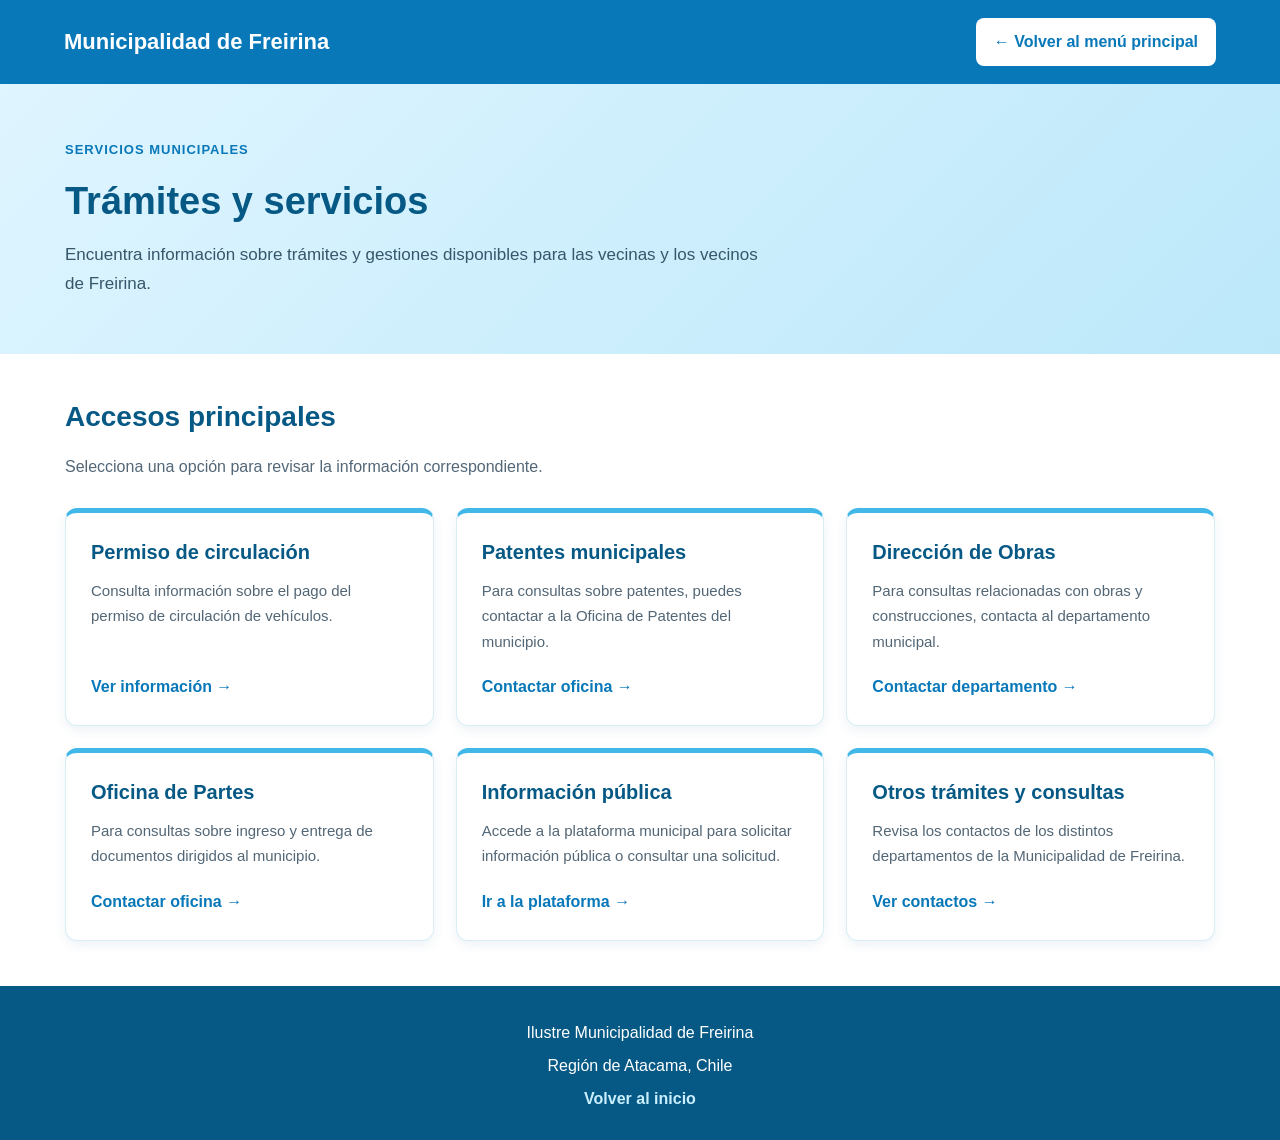
<file: tramites.html>
<!DOCTYPE html>
<html lang="es">
<head>
    <meta charset="UTF-8">
    <meta name="viewport" content="width=device-width, initial-scale=1.0">
    <title>Trámites | Municipalidad de Freirina</title>
    <link rel="stylesheet" href="style.css">
</head>

<body>

    <header class="site-header">
        <div class="header-container">
            <a href="index.html" class="logo">
                Municipalidad de Freirina
            </a>

            <a href="index.html" class="btn-primary">
                ← Volver al menú principal
            </a>
        </div>
    </header>

    <main>
        <section class="page-hero">
            <div class="container">
                <p class="eyebrow">Servicios municipales</p>
                <h1>Trámites y servicios</h1>
                <p>
                    Encuentra información sobre trámites y gestiones
                    disponibles para las vecinas y los vecinos de Freirina.
                </p>
            </div>
        </section>

        <section class="section">
            <div class="container">
                <h2>Accesos principales</h2>
                <p>
                    Selecciona una opción para revisar la información
                    correspondiente.
                </p>

                <div class="cards-grid">

                    <article class="card">
                        <h3>Permiso de circulación</h3>
                        <p>
                            Consulta información sobre el pago del permiso
                            de circulación de vehículos.
                        </p>
                        <a href="https://imfreirina.cl/tag/permiso-circulacion/"
                           target="_blank" rel="noopener noreferrer">
                            Ver información →
                        </a>
                    </article>

                    <article class="card">
                        <h3>Patentes municipales</h3>
                        <p>
                            Para consultas sobre patentes, puedes contactar
                            a la Oficina de Patentes del municipio.
                        </p>
                        <a href="mailto:patenteytransito@munifreirina.cl">
                            Contactar oficina →
                        </a>
                    </article>

                    <article class="card">
                        <h3>Dirección de Obras</h3>
                        <p>
                            Para consultas relacionadas con obras y
                            construcciones, contacta al departamento municipal.
                        </p>
                        <a href="mailto:dom@munifreirina.cl">
                            Contactar departamento →
                        </a>
                    </article>

                    <article class="card">
                        <h3>Oficina de Partes</h3>
                        <p>
                            Para consultas sobre ingreso y entrega de
                            documentos dirigidos al municipio.
                        </p>
                        <a href="mailto:oficinadepartes@munifreirina.cl">
                            Contactar oficina →
                        </a>
                    </article>

                    <article class="card">
                        <h3>Información pública</h3>
                        <p>
                            Accede a la plataforma municipal para solicitar
                            información pública o consultar una solicitud.
                        </p>
                        <a href="https://www.imfreirina.cl/transparencia/pasiva_solicitar_estado.php"
                           target="_blank" rel="noopener noreferrer">
                            Ir a la plataforma →
                        </a>
                    </article>

                    <article class="card">
                        <h3>Otros trámites y consultas</h3>
                        <p>
                            Revisa los contactos de los distintos
                            departamentos de la Municipalidad de Freirina.
                        </p>
                        <a href="https://imfreirina.cl/correos-institucionales/"
                           target="_blank" rel="noopener noreferrer">
                            Ver contactos →
                        </a>
                    </article>

                </div>
            </div>
        </section>

    </main>

    <footer class="site-footer">
        <div class="container">
            <p>Ilustre Municipalidad de Freirina</p>
            <p>Región de Atacama, Chile</p>
            <a href="index.html">Volver al inicio</a>
        </div>
    </footer>

</body>
</html>
</file>
<file: style.css>
/* ==========================================
   1. CONFIGURACIÓN GENERAL
========================================== */

:root {
    --azul: #168bc5;
    --azul-oscuro: #075780;
    --azul-profundo: #064565;
    --celeste: #e6f6fd;
    --celeste-claro: #f4fbfe;
    --celeste-medio: #c8eafa;
    --blanco: #ffffff;
    --texto: #243746;
    --texto-suave: #617887;
    --borde: #dcebf2;
    --verde: #e0f5e9;
    --lila: #eee8ff;
    --radio: 18px;
    --sombra: 0 8px 25px rgba(7, 87, 128, 0.08);
}

* {
    box-sizing: border-box;
    margin: 0;
    padding: 0;
}

html {
    scroll-behavior: smooth;
    scroll-padding-top: 25px;
}

body {
    font-family: 'Nunito Sans', sans-serif;
    color: var(--texto);
    background: var(--blanco);
    line-height: 1.6;
}

img {
    display: block;
    max-width: 100%;
}

a {
    color: inherit;
}

button,
input {
    font: inherit;
}

.contenedor {
    width: min(1120px, 90%);
    margin: 0 auto;
}

h1,
h2,
h3,
h4 {
    font-family: 'Poppins', sans-serif;
}

h2 {
    line-height: 1.25;
}

p {
    line-height: 1.75;
}


/* ==========================================
   2. BARRA SUPERIOR
========================================== */

.barra-superior {
    background: var(--azul-oscuro);
    color: var(--blanco);
    font-size: 12px;
}

.barra-superior-contenido {
    min-height: 35px;
    display: flex;
    align-items: center;
    justify-content: space-between;
    gap: 15px;
}

.barra-superior-enlaces {
    display: flex;
    align-items: center;
    gap: 22px;
}

.barra-superior a {
    color: var(--blanco);
    text-decoration: none;
    transition: opacity 0.2s;
}

.barra-superior a:hover {
    opacity: 0.75;
}


/* ==========================================
   3. ENCABEZADO
========================================== */

.encabezado {
    background: var(--blanco);
    border-bottom: 1px solid var(--borde);
}

.encabezado-contenido {
    min-height: 125px;
    display: flex;
    align-items: center;
    justify-content: space-between;
    gap: 35px;
    padding-top: 18px;
    padding-bottom: 18px;
}


/* LOGO Y MARCA */

.marca {
    display: flex;
    align-items: center;
    gap: 15px;
    text-decoration: none;
    min-width: 0;
}

.logo-contenedor {
    width: 82px;
    height: 82px;
    flex-shrink: 0;
    overflow: hidden;
    border-radius: 14px;
}

.logo-placeholder {
    width: 100%;
    height: 100%;
    display: flex;
    align-items: center;
    justify-content: center;
    text-align: center;
    border: 2px dashed #9bcfe5;
    border-radius: 14px;
    background: var(--celeste-claro);
    color: var(--azul);
    font-size: 13px;
    font-weight: 800;
    letter-spacing: 1px;
}

.logo-imagen {
    width: 100%;
    height: 100%;
    object-fit: contain;
}

.marca-texto h1 {
    color: var(--azul-oscuro);
    font-size: 21px;
    font-weight: 700;
    line-height: 1.35;
}

.marca-texto span {
    display: block;
    color: var(--texto-suave);
    font-size: 12px;
    margin-top: 5px;
}


/* BUSCADOR */

.buscador {
    width: min(370px, 100%);
    height: 44px;
    display: flex;
    align-items: center;
    overflow: hidden;
    border: 1px solid #c7e1ec;
    border-radius: 30px;
    background: var(--celeste-claro);
    transition: border-color 0.2s, box-shadow 0.2s;
}

.buscador:focus-within {
    border-color: var(--azul);
    box-shadow: 0 0 0 3px rgba(22, 139, 197, 0.1);
}

.buscador input {
    width: 100%;
    min-width: 0;
    height: 100%;
    padding: 0 16px;
    border: none;
    outline: none;
    background: transparent;
    color: var(--texto);
    font-size: 13px;
}

.buscador input::placeholder {
    color: #8299a6;
}

.buscador button {
    width: 46px;
    height: 100%;
    display: flex;
    align-items: center;
    justify-content: center;
    flex-shrink: 0;
    border: none;
    background: var(--azul);
    color: var(--blanco);
    cursor: pointer;
    transition: background 0.2s;
}

.buscador button:hover {
    background: var(--azul-oscuro);
}

.buscador button svg {
    width: 19px;
    height: 19px;
    fill: none;
    stroke: currentColor;
    stroke-width: 2;
    stroke-linecap: round;
}


/* ==========================================
   4. NAVEGACIÓN PRINCIPAL
========================================== */

.navegacion {
    position: relative;
    z-index: 10;
    background: var(--azul);
    box-shadow: 0 4px 12px rgba(7, 87, 128, 0.1);
}

.menu {
    display: flex;
    align-items: stretch;
    justify-content: center;
    flex-wrap: wrap;
    list-style: none;
}

.menu li {
    display: flex;
}

.menu a {
    display: flex;
    align-items: center;
    justify-content: center;
    min-height: 51px;
    padding: 12px 17px;
    color: var(--blanco);
    text-decoration: none;
    font-size: 12px;
    font-weight: 800;
    text-align: center;
    transition: background 0.2s;
}

.menu a:hover,
.menu a.activo {
    background: var(--azul-oscuro);
}

.menu .enlace-transparencia {
    background: #e4f5fc;
    color: var(--azul-oscuro);
}

.menu .enlace-transparencia:hover {
    background: #ccecf9;
}

.menu .enlace-lobby {
    background: var(--azul-oscuro);
    color: var(--blanco);
}

.menu .enlace-lobby:hover {
    background: var(--azul-profundo);
}


/* ==========================================
   5. PORTADA PRINCIPAL
========================================== */

.portada {
    position: relative;
    overflow: hidden;
    background: linear-gradient(115deg, #f0faff 0%, #e1f4fc 55%, #d2effb 100%);
}

.portada-contenido {
    min-height: 420px;
    display: grid;
    grid-template-columns: 1.1fr 0.9fr;
    align-items: center;
    gap: 40px;
    padding-top: 55px;
    padding-bottom: 55px;
}

.portada-texto {
    position: relative;
    z-index: 2;
    max-width: 570px;
}

.etiqueta {
    display: inline-flex;
    align-items: center;
    gap: 7px;
    color: var(--azul);
    font-size: 11px;
    font-weight: 800;
    letter-spacing: 1.1px;
    text-transform: uppercase;
}

.portada-texto > .etiqueta {
    padding: 7px 12px;
    border-radius: 20px;
    background: var(--blanco);
    box-shadow: 0 3px 12px rgba(7, 87, 128, 0.06);
}

.portada-texto h2 {
    margin: 22px 0 17px;
    color: var(--azul-oscuro);
    font-size: clamp(34px, 4vw, 49px);
    font-weight: 800;
    letter-spacing: -1.6px;
}

.portada-texto h2 span {
    color: var(--azul);
}

.portada-texto > p {
    max-width: 500px;
    color: var(--texto-suave);
    font-size: 15px;
    line-height: 1.85;
}

.portada-botones {
    display: flex;
    flex-wrap: wrap;
    align-items: center;
    gap: 12px;
    margin-top: 26px;
}


/* BOTONES GENERALES */

.boton {
    min-height: 43px;
    display: inline-flex;
    align-items: center;
    justify-content: center;
    gap: 10px;
    padding: 11px 18px;
    border-radius: 9px;
    text-decoration: none;
    text-align: center;
    font-size: 12px;
    font-weight: 800;
    transition: transform 0.2s, background 0.2s, box-shadow 0.2s;
}

.boton:hover {
    transform: translateY(-2px);
}

.boton-principal {
    background: var(--azul);
    color: var(--blanco);
    box-shadow: 0 5px 13px rgba(22, 139, 197, 0.18);
}

.boton-principal:hover {
    background: var(--azul-oscuro);
}

.boton-secundario {
    background: var(--blanco);
    border: 1px solid #c3e3f1;
    color: var(--azul-oscuro);
}

.boton-secundario:hover {
    background: #f5fcff;
}


/* ILUSTRACIÓN DE LA PORTADA */

.portada-ilustracion {
    position: relative;
    min-height: 310px;
    display: flex;
    align-items: center;
    justify-content: center;
}

.circulo-fondo {
    position: absolute;
    width: 285px;
    height: 285px;
    border-radius: 50%;
    background: rgba(255, 255, 255, 0.62);
}

.circulo-fondo.secundario {
    width: 340px;
    height: 340px;
    border: 1px solid rgba(22, 139, 197, 0.12);
    background: transparent;
}

.tarjeta-ilustrada {
    position: relative;
    z-index: 2;
    width: 250px;
    min-height: 260px;
    padding: 27px;
    border: 1px solid rgba(255, 255, 255, 0.9);
    border-radius: 23px;
    background: rgba(255, 255, 255, 0.92);
    box-shadow: 0 20px 55px rgba(7, 87, 128, 0.12);
    text-align: center;
    transform: rotate(-3deg);
}

.ilustracion-icono {
    width: 92px;
    height: 92px;
    display: flex;
    align-items: center;
    justify-content: center;
    margin: 0 auto 14px;
    border-radius: 20px;
    background: var(--celeste);
}

.ilustracion-icono svg {
    width: 62px;
    height: 62px;
    fill: none;
    stroke: var(--azul);
    stroke-width: 3;
    stroke-linecap: round;
    stroke-linejoin: round;
}

.tarjeta-ilustrada h3 {
    color: var(--azul-oscuro);
    font-size: 20px;
}

.tarjeta-ilustrada p {
    color: var(--texto-suave);
    font-size: 12px;
    margin-top: 2px;
}

.ilustracion-linea {
    width: 100%;
    height: 5px;
    margin-top: 12px;
    border-radius: 10px;
    background: #e5f1f7;
}

.ilustracion-linea.corta {
    width: 60%;
    margin-top: 7px;
}

.etiqueta-ilustracion {
    display: inline-block;
    margin-top: 16px;
    padding: 5px 10px;
    border-radius: 20px;
    background: #e8f7fc;
    color: var(--azul-oscuro);
    font-size: 10px;
    font-weight: 800;
}

.burbuja {
    position: absolute;
    z-index: 3;
    display: flex;
    align-items: center;
    justify-content: center;
    border-radius: 50%;
    background: var(--blanco);
    color: var(--azul);
    box-shadow: var(--sombra);
    font-size: 25px;
    font-weight: 800;
}

.burbuja-uno {
    top: 28px;
    right: 12%;
    width: 48px;
    height: 48px;
}

.burbuja-dos {
    bottom: 25px;
    left: 10%;
    width: 43px;
    height: 43px;
    background: #d6f3e6;
    color: #389a75;
}


/* ==========================================
   6. ENCABEZADOS DE SECCIÓN
========================================== */

.encabezado-seccion {
    max-width: 630px;
    margin: 0 auto 35px;
    text-align: center;
}

.encabezado-seccion h2,
.encabezado-noticias h2 {
    margin: 9px 0 11px;
    color: var(--azul-oscuro);
    font-size: clamp(24px, 3vw, 32px);
    letter-spacing: -0.6px;
}

.encabezado-seccion p,
.encabezado-noticias p {
    color: var(--texto-suave);
    font-size: 13px;
}


/* ==========================================
   7. ACCESOS RÁPIDOS
========================================== */

.seccion-accesos {
    padding: 65px 0;
    background: var(--blanco);
}

.rejilla-accesos {
    display: grid;
    grid-template-columns: repeat(4, minmax(0, 1fr));
    gap: 18px;
}

.tarjeta-acceso {
    display: flex;
    flex-direction: column;
    align-items: flex-start;
    min-width: 0;
    min-height: 240px;
    padding: 23px 20px;
    border: 1px solid var(--borde);
    border-radius: var(--radio);
    background: var(--blanco);
    text-decoration: none;
    box-shadow: 0 4px 15px rgba(7, 87, 128, 0.025);
    transition: transform 0.25s, box-shadow 0.25s, border-color 0.25s;
}

.tarjeta-acceso:hover {
    transform: translateY(-5px);
    border-color: #b6dfef;
    box-shadow: var(--sombra);
}

.acceso-icono {
    width: 49px;
    height: 49px;
    display: flex;
    align-items: center;
    justify-content: center;
    margin-bottom: 19px;
    border-radius: 14px;
}

.acceso-icono svg {
    width: 23px;
    height: 23px;
    fill: none;
    stroke: currentColor;
    stroke-width: 1.7;
    stroke-linecap: round;
    stroke-linejoin: round;
}

.acceso-icono.celeste {
    background: #e2f5fd;
    color: #168bc5;
}

.acceso-icono.azul {
    background: #e2edff;
    color: #4778d5;
}

.acceso-icono.lila {
    background: var(--lila);
    color: #8465c9;
}

.acceso-icono.verde {
    background: var(--verde);
    color: #32976b;
}

.tarjeta-acceso h3 {
    color: var(--azul-oscuro);
    font-size: 15px;
    margin-bottom: 7px;
}

.tarjeta-acceso p {
    color: var(--texto-suave);
    font-size: 12px;
    line-height: 1.7;
    margin-bottom: 15px;
}

.enlace-tarjeta {
    margin-top: auto;
    color: var(--azul);
    font-size: 12px;
    font-weight: 800;
}


/* ==========================================
   8. INFORMACIÓN DE LA COMUNA
========================================== */

.seccion {
    padding: 70px 0;
}

.seccion-comuna {
    background: var(--celeste-claro);
}

.columnas-comuna {
    display: grid;
    grid-template-columns: 1fr 0.85fr;
    align-items: center;
    gap: 70px;
}

.comuna-texto h2 {
    margin: 13px 0 20px;
    color: var(--azul-oscuro);
    font-size: clamp(27px, 3vw, 36px);
    letter-spacing: -0.7px;
}

.comuna-texto p {
    margin-bottom: 14px;
    color: var(--texto-suave);
    font-size: 13px;
}

.comuna-texto .boton {
    margin-top: 10px;
}


/* TARJETA DESTACADA */

.comuna-destacada {
    position: relative;
    overflow: hidden;
    min-height: 325px;
    border: 1px solid #d8edf6;
    border-radius: 23px;
    background: var(--blanco);
    box-shadow: var(--sombra);
}

.destacada-decoracion {
    position: absolute;
    top: -90px;
    right: -80px;
    width: 240px;
    height: 240px;
    border-radius: 50%;
    background: #e4f6fd;
}

.destacada-contenido {
    position: relative;
    z-index: 1;
    padding: 35px;
}

.destacada-icono {
    width: 53px;
    height: 53px;
    display: flex;
    align-items: center;
    justify-content: center;
    margin-bottom: 25px;
    border-radius: 16px;
    background: #dff5fc;
    color: var(--azul);
    font-size: 27px;
}

.destacada-contenido h3 {
    max-width: 330px;
    margin: 9px 0 12px;
    color: var(--azul-oscuro);
    font-size: 22px;
    line-height: 1.4;
}

.destacada-contenido p {
    color: var(--texto-suave);
    font-size: 12px;
}

.destacada-puntos {
    display: flex;
    flex-wrap: wrap;
    gap: 7px;
    margin-top: 20px;
}

.destacada-puntos span {
    padding: 6px 9px;
    border-radius: 20px;
    background: var(--celeste-claro);
    color: var(--azul-oscuro);
    font-size: 10px;
    font-weight: 700;
}


/* ==========================================
   9. SERVICIOS MUNICIPALES
========================================== */

.seccion-servicios {
    background: var(--blanco);
}

.rejilla-servicios {
    display: grid;
    grid-template-columns: repeat(3, minmax(0, 1fr));
    gap: 20px;
}

.tarjeta-servicio {
    position: relative;
    overflow: hidden;
    min-height: 270px;
    padding: 27px;
    border: 1px solid var(--borde);
    border-radius: var(--radio);
    background: var(--blanco);
    transition: transform 0.25s, box-shadow 0.25s;
}

.tarjeta-servicio:hover {
    transform: translateY(-4px);
    box-shadow: var(--sombra);
}

.servicio-numero {
    position: absolute;
    top: 12px;
    right: 18px;
    color: #e8f3f8;
    font-family: 'Poppins', sans-serif;
    font-size: 36px;
    font-weight: 800;
}

.servicio-icono {
    width: 47px;
    height: 47px;
    display: flex;
    align-items: center;
    justify-content: center;
    margin-bottom: 20px;
    border-radius: 13px;
    background: var(--celeste);
    color: var(--azul);
    font-family: 'Poppins', sans-serif;
    font-size: 25px;
    font-weight: 800;
}

.tarjeta-servicio h3 {
    margin-bottom: 10px;
    color: var(--azul-oscuro);
    font-size: 16px;
}

.tarjeta-servicio p {
    margin-bottom: 18px;
    color: var(--texto-suave);
    font-size: 12px;
}

.tarjeta-servicio a {
    display: inline-block;
    color: var(--azul);
    font-size: 12px;
    font-weight: 800;
    text-decoration: none;
}

.tarjeta-servicio a:hover {
    text-decoration: underline;
}


/* ==========================================
   10. NOTICIAS
========================================== */

.seccion-noticias {
    background: #f5fbfe;
}

.encabezado-noticias {
    display: flex;
    align-items: flex-end;
    justify-content: space-between;
    gap: 20px;
    margin-bottom: 32px;
}

.encabezado-noticias h2 {
    margin-top: 9px;
}

.boton-noticias {
    flex-shrink: 0;
    margin-bottom: 5px;
    padding: 10px 15px;
    border: 1px solid #c8e4f0;
    border-radius: 9px;
    background: var(--blanco);
    color: var(--azul-oscuro);
    font-size: 11px;
    font-weight: 800;
    text-decoration: none;
    transition: background 0.2s;
}

.boton-noticias:hover {
    background: var(--celeste);
}

.rejilla-noticias {
    display: grid;
    grid-template-columns: repeat(3, minmax(0, 1fr));
    gap: 22px;
}

.tarjeta-noticia {
    overflow: hidden;
    border: 1px solid var(--borde);
    border-radius: 17px;
    background: var(--blanco);
    transition: transform 0.25s, box-shadow 0.25s;
}

.tarjeta-noticia:hover {
    transform: translateY(-4px);
    box-shadow: var(--sombra);
}

.noticia-imagen {
    position: relative;
    height: 190px;
    overflow: hidden;
    background: #d9eef7;
}

.noticia-imagen img {
    width: 100%;
    height: 100%;
    object-fit: cover;
    transition: transform 0.35s;
}

.tarjeta-noticia:hover .noticia-imagen img {
    transform: scale(1.04);
}

.noticia-categoria {
    position: absolute;
    bottom: 12px;
    left: 12px;
    padding: 6px 10px;
    border-radius: 20px;
    background: var(--blanco);
    color: var(--azul-oscuro);
    font-size: 10px;
    font-weight: 800;
}

.noticia-contenido {
    padding: 20px;
}

.noticia-contenido h3 {
    margin-bottom: 9px;
    color: var(--azul-oscuro);
    font-size: 15px;
    line-height: 1.5;
}

.noticia-contenido p {
    color: var(--texto-suave);
    font-size: 12px;
}

.aviso-academico {
    margin-top: 20px;
    color: #728895;
    font-size: 10px;
    text-align: center;
}


/* ==========================================
   11. FRANJA DE AYUDA
========================================== */

.franja-ayuda {
    padding: 32px 0;
    background: linear-gradient(110deg, #168bc5, #0876a7);
}

.ayuda-contenido {
    display: flex;
    align-items: center;
    gap: 20px;
}

.ayuda-icono {
    width: 52px;
    height: 52px;
    display: flex;
    align-items: center;
    justify-content: center;
    flex-shrink: 0;
    border: 1px solid rgba(255, 255, 255, 0.35);
    border-radius: 15px;
    background: rgba(255, 255, 255, 0.15);
    color: var(--blanco);
    font-family: 'Poppins', sans-serif;
    font-size: 26px;
    font-weight: 800;
}

.ayuda-texto {
    flex: 1;
}

.ayuda-texto h2 {
    color: var(--blanco);
    font-size: 20px;
}

.ayuda-texto p {
    margin-top: 3px;
    color: #e1f4fc;
    font-size: 12px;
}

.boton-blanco {
    flex-shrink: 0;
    background: var(--blanco);
    color: var(--azul-oscuro);
}

.boton-blanco:hover {
    background: #e9f7fd;
}

/* ==============================
   PÁGINA DE TRÁMITES
============================== */

/* Encabezado */
.site-header {
    background-color: #0878b9;
    color: white;
    padding: 18px 5%;
}

.header-container {
    max-width: 1200px;
    margin: auto;
    display: flex;
    justify-content: space-between;
    align-items: center;
    gap: 20px;
}

.logo {
    color: white;
    font-size: 22px;
    font-weight: 700;
    text-decoration: none;
}

/* Botones */
.btn-primary {
    display: inline-block;
    background-color: #ffffff;
    color: #0878b9;
    padding: 11px 18px;
    border-radius: 8px;
    font-weight: 700;
    text-decoration: none;
    transition: 0.3s;
}

.btn-primary:hover {
    background-color: #d9f2ff;
    transform: translateY(-2px);
}

/* Contenido general */
.container {
    width: 90%;
    max-width: 1150px;
    margin: 0 auto;
}

/* Presentación de la página */
.page-hero {
    background: linear-gradient(135deg, #dff5ff, #bce8fa);
    padding: 55px 0;
}

.page-hero .eyebrow {
    color: #0878b9;
    font-weight: 700;
    text-transform: uppercase;
    letter-spacing: 1px;
    font-size: 13px;
}

.page-hero h1 {
    color: #075985;
    font-size: 38px;
    margin: 10px 0;
}

.page-hero p {
    color: #36566a;
    font-size: 17px;
    line-height: 1.7;
    max-width: 700px;
}

/* Secciones */
.section {
    padding: 45px 0;
}

.section h2 {
    color: #075985;
    font-size: 28px;
    margin-bottom: 12px;
}

.section > .container > p {
    color: #536777;
    line-height: 1.6;
    margin-bottom: 25px;
}

/* Tarjetas de trámites */
.cards-grid {
    display: grid;
    grid-template-columns: repeat(3, minmax(0, 1fr));
    gap: 22px;
    margin-top: 28px;
}

.card {
    background-color: #ffffff;
    border: 1px solid #d9edf7;
    border-top: 5px solid #42b8e9;
    border-radius: 12px;
    padding: 25px;
    box-shadow: 0 4px 12px rgba(7, 89, 133, 0.08);
    display: flex;
    flex-direction: column;
    align-items: flex-start;
    transition: transform 0.25s, box-shadow 0.25s;
}

.card:hover {
    transform: translateY(-4px);
    box-shadow: 0 8px 20px rgba(7, 89, 133, 0.14);
}

.card h3 {
    color: #075985;
    font-size: 20px;
    margin: 0 0 12px;
}

.card p {
    color: #526675;
    font-size: 15px;
    line-height: 1.7;
    margin: 0 0 20px;
}

.card a {
    color: #0878b9;
    font-weight: 700;
    text-decoration: none;
    margin-top: auto;
}

.card a:hover {
    color: #034b75;
    text-decoration: underline;
}

/* Recuadro de ayuda */
.info-box {
    background-color: #eaf8ff;
    border-left: 6px solid #159bd1;
    border-radius: 10px;
    padding: 28px;
}

.info-box h2 {
    margin-top: 0;
}

.info-box p {
    color: #405b6b;
    line-height: 1.7;
    margin-bottom: 22px;
}

.info-box .btn-primary {
    background-color: #0878b9;
    color: white;
}

.info-box .btn-primary:hover {
    background-color: #075985;
}

/* Pie de página */
.site-footer {
    background-color: #075985;
    color: white;
    padding: 28px 5%;
    text-align: center;
    line-height: 1.7;
}

.site-footer p {
    margin: 5px 0;
}

.site-footer a {
    color: #c9efff;
    text-decoration: none;
    font-weight: 600;
}

.site-footer a:hover {
    text-decoration: underline;
}

/* Adaptación a pantallas medianas */
@media (max-width: 850px) {
    .cards-grid {
        grid-template-columns: repeat(2, minmax(0, 1fr));
    }

    .page-hero h1 {
        font-size: 32px;
    }
}

/* Adaptación a celulares */
@media (max-width: 550px) {
    .header-container {
        flex-direction: column;
        align-items: flex-start;
    }

    .logo {
        font-size: 19px;
    }

    .page-hero {
        padding: 35px 0;
    }

    .page-hero h1 {
        font-size: 28px;
    }

    .section {
        padding: 30px 0;
    }

    .section h2 {
        font-size: 24px;
    }

    .cards-grid {
        grid-template-columns: 1fr;
    }

    .card {
        padding: 22px;
    }
}


/* =====================================
   CULTURA Y TURISMO
===================================== */

/* Fondo de secciones alternadas */
.seccion-celeste {
    background-color: #eef9ff;
}

/* Distribución de la sección Cultura */
.cultura-layout {
    display: grid;
    grid-template-columns: 1fr 1fr;
    align-items: center;
    gap: 35px;
    margin-top: 25px;
}

.cultura-texto p {
    color: #465f70;
    font-size: 16px;
    line-height: 1.8;
    margin-bottom: 15px;
}

.cultura-texto ul {
    padding-left: 22px;
    color: #465f70;
    line-height: 2;
}

/* Espacios para imágenes horizontales */
.imagen-espacio {
    width: 100%;
    aspect-ratio: 16 / 9;
    background-color: #d9effa;
    border: 2px dashed #78bfdf;
    border-radius: 10px;
    display: flex;
    flex-direction: column;
    align-items: center;
    justify-content: center;
    gap: 8px;
    color: #0878b9;
    text-align: center;
    overflow: hidden;
}

.imagen-espacio span {
    font-size: 16px;
    font-weight: 700;
}

.imagen-espacio small {
    font-size: 13px;
    color: #526f80;
}

/* Imágenes de las tarjetas */
.imagen-card {
    width: 100%;
    aspect-ratio: 16 / 9;
    margin-bottom: 18px;
}

/* Cuando se agreguen fotografías reales */
img.imagen-card {
    display: block;
    height: auto;
    object-fit: cover;
    border: none;
    border-radius: 10px;
}

/* Tarjetas de lugares turísticos */
.cards-grid .card {
    overflow: hidden;
}

.cards-grid .card h3 {
    margin-top: 0;
    line-height: 1.4;
}

.cards-grid .card p {
    line-height: 1.7;
}

/* Recuadros informativos */
.info-box {
    padding: 30px;
    background-color: #eaf7ff;
    border-left: 5px solid #159bd1;
    border-radius: 10px;
}

.info-box h3 {
    color: #075985;
    font-size: 22px;
    margin-top: 0;
    margin-bottom: 15px;
}

.info-box p {
    color: #465f70;
    line-height: 1.8;
    margin-bottom: 14px;
}

.info-box a:not(.btn-primary) {
    display: inline-block;
    color: #0878b9;
    font-weight: 700;
    text-decoration: none;
    margin-top: 10px;
}

.info-box a:not(.btn-primary):hover {
    text-decoration: underline;
}

/* Botón dentro de los recuadros */
.info-box .btn-primary {
    display: inline-block;
    margin-top: 10px;
    background-color: #0878b9;
    color: white;
}

.info-box .btn-primary:hover {
    background-color: #075985;
}

/* Separación de títulos */
.section h2 {
    margin-bottom: 20px;
}

/* Adaptación a tablets */
@media (max-width: 800px) {
    .cultura-layout {
        grid-template-columns: 1fr;
        gap: 25px;
    }

    .cultura-layout .imagen-espacio {
        max-width: 100%;
    }

    .cards-grid {
        grid-template-columns: repeat(2, minmax(0, 1fr));
    }
}

/* Adaptación a celulares */
@media (max-width: 550px) {
    .cards-grid {
        grid-template-columns: 1fr;
    }

    .imagen-espacio {
        aspect-ratio: 16 / 9;
    }

    .info-box {
        padding: 22px;
    }

    .cultura-texto p {
        font-size: 15px;
    }
}

/* =====================================
   PÁGINA MUNICIPALIDAD
===================================== */

/* Imagen principal y espacios fotográficos */
.municipalidad-imagen {
    width: 100%;
    aspect-ratio: 16 / 9;
    background-color: #d9effa;
    border: 2px dashed #78bfdf;
    border-radius: 10px;
    display: flex;
    flex-direction: column;
    align-items: center;
    justify-content: center;
    gap: 8px;
    color: #0878b9;
    text-align: center;
    overflow: hidden;
}

.municipalidad-imagen span {
    font-weight: 700;
    font-size: 16px;
}

.municipalidad-imagen small {
    font-size: 13px;
    color: #526f80;
}

/* Fotografía del edificio consistorial */
.container > .municipalidad-imagen {
    margin-top: 25px;
}

/* Distribución de la sección del alcalde */
.alcalde-layout {
    display: grid;
    grid-template-columns: minmax(0, 0.9fr) minmax(0, 1.1fr);
    align-items: center;
    gap: 35px;
    margin-top: 25px;
}

.foto-alcalde {
    aspect-ratio: 4 / 5;
    max-width: 420px;
    justify-self: center;
}

.alcalde-texto h3 {
    color: #075985;
    font-size: 28px;
    margin: 8px 0 18px;
}

.alcalde-texto p {
    color: #465f70;
    font-size: 16px;
    line-height: 1.8;
    margin-bottom: 18px;
}

.alcalde-texto .eyebrow {
    color: #0878b9;
    font-size: 13px;
    font-weight: 700;
    text-transform: uppercase;
    letter-spacing: 1px;
}

/* Fotografías de concejales */
.foto-concejal {
    aspect-ratio: 4 / 3;
    margin-bottom: 18px;
}

/* Si reemplazas los espacios por imágenes reales */
img.foto-alcalde,
img.foto-concejal,
img.municipalidad-imagen {
    display: block;
    width: 100%;
    height: auto;
    object-fit: cover;
    border: none;
    border-radius: 10px;
}

/* Enlaces bajo las secciones */
.enlace-oficial {
    margin-top: 25px;
}

.enlace-oficial a {
    color: #0878b9;
    font-weight: 700;
    text-decoration: none;
}

.enlace-oficial a:hover {
    text-decoration: underline;
}

/* Tarjetas municipales */
.section .cards-grid .card {
    height: 100%;
    box-sizing: border-box;
}

.section .cards-grid .card h3 {
    color: #075985;
    line-height: 1.4;
}

.section .cards-grid .card p {
    color: #526675;
    line-height: 1.7;
}

/* Adaptación a tablets */
@media (max-width: 800px) {
    .alcalde-layout {
        grid-template-columns: 1fr;
        gap: 25px;
    }

    .foto-alcalde {
        width: 100%;
        max-width: 350px;
    }

    .cards-grid {
        grid-template-columns: repeat(2, minmax(0, 1fr));
    }
}

/* Adaptación a celulares */
@media (max-width: 550px) {
    .cards-grid {
        grid-template-columns: 1fr;
    }

    .alcalde-texto h3 {
        font-size: 24px;
    }

    .alcalde-texto p {
        font-size: 15px;
    }

    .foto-concejal {
        aspect-ratio: 16 / 9;
    }
}

/* ==========================================
   12. PIE DE PÁGINA
   MISMO AZUL DEL ENCABEZADO
========================================== */

.pie-pagina {
    background: var(--azul-oscuro);
    color: var(--blanco);
    padding-top: 35px;
}

.pie-contenido {
    display: grid;
    grid-template-columns: 1.2fr 1fr 0.9fr 1.25fr;
    align-items: start;
    gap: 28px;
    padding-bottom: 30px;
}


/* IDENTIDAD */

.pie-identidad {
    display: flex;
    align-items: center;
    gap: 11px;
}

.pie-logo {
    width: 44px;
    height: 44px;
    display: flex;
    align-items: center;
    justify-content: center;
    flex-shrink: 0;
    overflow: hidden;
    border-radius: 11px;
    background: var(--blanco);
}

.pie-logo img {
    width: 100%;
    height: 100%;
    object-fit: contain;
}

.pie-logo-letra {
    color: var(--azul);
    font-family: 'Poppins', sans-serif;
    font-size: 24px;
    font-weight: 800;
}

.pie-identidad-texto h3 {
    color: var(--blanco);
    font-size: 13px;
    line-height: 1.4;
}

.pie-identidad-texto p {
    margin-top: 4px;
    color: #d5eaf5;
    font-size: 10px;
}


/* TÍTULOS DEL PIE */

.pie-enlaces h4,
.pie-redes h4,
.pie-contacto h4 {
    margin-bottom: 14px;
    color: var(--blanco);
    font-size: 12px;
    font-weight: 800;
}


/* ENLACES */

.pie-enlaces {
    display: flex;
    flex-direction: column;
    align-items: flex-start;
    gap: 7px;
}

.pie-enlaces a {
    color: #dceef7;
    font-size: 11px;
    line-height: 1.5;
    text-decoration: none;
    transition: color 0.2s, transform 0.2s;
}

.pie-enlaces a:hover {
    color: var(--blanco);
    transform: translateX(3px);
}


/* ICONOS DE REDES SOCIALES */

.iconos-redes {
    display: flex;
    align-items: center;
    flex-wrap: wrap;
    gap: 8px;
}

.icono-red {
    width: 29px;
    height: 29px;
    display: flex;
    align-items: center;
    justify-content: center;
    flex-shrink: 0;
    border: 1px solid rgba(255, 255, 255, 0.24);
    border-radius: 50%;
    background: rgba(255, 255, 255, 0.1);
    transition: background 0.2s, transform 0.2s;
}

.icono-red svg {
    width: 13px;
    height: 13px;
    fill: white;
    stroke: white;
    stroke-width: 1.5;
    fill-rule: evenodd;
}

.icono-red.instagram svg {
    fill: none;
}

.icono-red.instagram .punto {
    fill: white;
    stroke: none;
}

.icono-red.youtube .play {
    fill: var(--azul-oscuro);
    stroke: none;
}

.icono-red:hover {
    background: var(--blanco);
    transform: translateY(-2px);
}

.icono-red.instagram:hover svg {
    stroke: #d62976;
}

.icono-red.instagram:hover .punto {
    fill: #d62976;
}

.icono-red.facebook:hover svg {
    fill: #1877f2;
    stroke: #1877f2;
}

.icono-red.youtube:hover svg {
    fill: #ff0033;
    stroke: #ff0033;
}

.icono-red.youtube:hover .play {
    fill: var(--blanco);
}

.icono-red.twitter:hover svg {
    fill: #111111;
    stroke: #111111;
}

.pie-redes-texto {
    max-width: 190px;
    margin-top: 11px;
    color: #d5eaf5;
    font-size: 10px;
    line-height: 1.6;
}


/* CONTACTO */

.pie-contacto {
    display: flex;
    flex-direction: column;
    align-items: flex-start;
    gap: 11px;
}

.contacto-item {
    display: flex;
    align-items: center;
    gap: 9px;
    color: #dceef7;
    font-size: 11px;
    line-height: 1.5;
    text-decoration: none;
    overflow-wrap: anywhere;
    transition: color 0.2s;
}

.contacto-item:hover {
    color: var(--blanco);
}

.contacto-icono {
    width: 29px;
    height: 29px;
    display: flex;
    align-items: center;
    justify-content: center;
    flex-shrink: 0;
    border-radius: 9px;
    background: rgba(255, 255, 255, 0.12);
    color: var(--blanco);
}

.contacto-icono svg {
    width: 14px;
    height: 14px;
    fill: none;
    stroke: currentColor;
    stroke-width: 1.7;
    stroke-linecap: round;
    stroke-linejoin: round;
}

.enlace-mapa {
    margin-left: 38px;
    color: #bfeaff;
    font-size: 10px;
    font-weight: 800;
    text-decoration: none;
}

.enlace-mapa:hover {
    color: var(--blanco);
    text-decoration: underline;
}


/* BARRA INFERIOR */

.pie-inferior {
    background: var(--azul-profundo);
    border-top: 1px solid rgba(255, 255, 255, 0.12);
}

.pie-inferior-contenido {
    min-height: 46px;
    display: flex;
    align-items: center;
    justify-content: space-between;
    gap: 12px;
    padding-top: 10px;
    padding-bottom: 10px;
}

.pie-inferior p {
    color: #d5eaf5;
    font-size: 10px;
}

.pie-inferior a {
    color: var(--blanco);
    font-size: 10px;
    font-weight: 800;
    text-decoration: none;
}

.pie-inferior a:hover {
    text-decoration: underline;
}


/* ==========================================
   13. RESPONSIVE: TABLETS
========================================== */

@media (max-width: 1000px) {

    .encabezado-contenido {
        gap: 20px;
    }

    .menu a {
        padding-right: 12px;
        padding-left: 12px;
        font-size: 11px;
    }

    .rejilla-accesos {
        grid-template-columns: repeat(2, minmax(0, 1fr));
    }

    .columnas-comuna {
        gap: 35px;
    }

    .pie-contenido {
        grid-template-columns: repeat(2, minmax(0, 1fr));
        gap: 30px;
    }

}


/* ==========================================
   14. RESPONSIVE: CELULARES
========================================== */

@media (max-width: 600px) {

    .contenedor {
        width: 91%;
    }

    /* BARRA SUPERIOR */

    .barra-superior-contenido {
        min-height: 38px;
        justify-content: center;
        flex-wrap: wrap;
        padding-top: 6px;
        padding-bottom: 6px;
        text-align: center;
        font-size: 10px;
    }

    .barra-superior-enlaces {
        gap: 13px;
    }


    /* ENCABEZADO */

    .encabezado-contenido {
        flex-direction: column;
        align-items: stretch;
        gap: 18px;
        padding-top: 18px;
        padding-bottom: 18px;
    }

    .marca {
        justify-content: center;
    }

    .logo-contenedor {
        width: 65px;
        height: 65px;
    }

    .marca-texto h1 {
        font-size: 18px;
    }

    .buscador {
        width: 100%;
    }


    /* NAVEGACIÓN */

    .menu {
        display: grid;
        grid-template-columns: repeat(2, minmax(0, 1fr));
    }

    .menu li {
        display: flex;
    }

    .menu a {
        width: 100%;
        min-height: 43px;
        padding: 10px 6px;
        font-size: 10px;
    }


    /* PORTADA */

    .portada-contenido {
        grid-template-columns: 1fr;
        gap: 15px;
        padding-top: 42px;
        padding-bottom: 28px;
    }

    .portada-texto h2 {
        margin-top: 17px;
        font-size: 36px;
    }

    .portada-texto > p {
        font-size: 13px;
    }

    .portada-botones {
        align-items: stretch;
        flex-direction: column;
    }

    .portada-botones .boton {
        width: 100%;
    }

    .portada-ilustracion {
        min-height: 290px;
    }

    .circulo-fondo {
        width: 235px;
        height: 235px;
    }

    .circulo-fondo.secundario {
        width: 280px;
        height: 280px;
    }

    .tarjeta-ilustrada {
        width: 225px;
        min-height: 240px;
    }


    /* SECCIONES */

    .seccion-accesos,
    .seccion {
        padding: 45px 0;
    }

    .encabezado-seccion {
        margin-bottom: 25px;
    }

    .encabezado-seccion h2,
    .encabezado-noticias h2 {
        font-size: 25px;
    }

    .encabezado-seccion p,
    .encabezado-noticias p {
        font-size: 12px;
    }


    /* ACCESOS */

    .rejilla-accesos {
        grid-template-columns: 1fr;
        gap: 13px;
    }

    .tarjeta-acceso {
        min-height: auto;
        padding: 19px;
    }

    .acceso-icono {
        width: 43px;
        height: 43px;
        margin-bottom: 13px;
    }

    .tarjeta-acceso p {
        margin-bottom: 12px;
    }


    /* COMUNA */

    .columnas-comuna {
        grid-template-columns: 1fr;
        gap: 28px;
    }

    .comuna-texto h2 {
        font-size: 28px;
    }

    .comuna-destacada {
        min-height: auto;
    }

    .destacada-contenido {
        padding: 25px;
    }


    /* SERVICIOS */

    .rejilla-servicios {
        grid-template-columns: 1fr;
        gap: 14px;
    }

    .tarjeta-servicio {
        min-height: auto;
        padding: 23px;
    }


    /* NOTICIAS */

    .encabezado-noticias {
        align-items: flex-start;
        flex-direction: column;
        gap: 14px;
    }

    .rejilla-noticias {
        grid-template-columns: 1fr;
        gap: 18px;
    }

    .noticia-imagen {
        height: 200px;
    }


    /* AYUDA */

    .ayuda-contenido {
        align-items: flex-start;
        flex-wrap: wrap;
        gap: 13px;
    }

    .ayuda-icono {
        width: 42px;
        height: 42px;
    }

    .ayuda-texto {
        flex-basis: calc(100% - 60px);
    }

    .ayuda-texto h2 {
        font-size: 18px;
    }

    .ayuda-texto p {
        font-size: 11px;
    }

    .ayuda-contenido .boton {
        width: 100%;
    }


    /* PIE DE PÁGINA */

    .pie-pagina {
        padding-top: 28px;
    }

    .pie-contenido {
        grid-template-columns: 1fr;
        gap: 24px;
        padding-bottom: 25px;
    }

    .pie-identidad {
        align-items: center;
    }

    .pie-logo {
        width: 42px;
        height: 42px;
    }

    .pie-enlaces h4,
    .pie-redes h4,
    .pie-contacto h4 {
        margin-bottom: 11px;
    }

    .iconos-redes {
        gap: 8px;
    }

    .icono-red {
        width: 29px;
        height: 29px;
    }

    .icono-red svg {
        width: 13px;
        height: 13px;
    }

    .pie-inferior-contenido {
        min-height: 55px;
        flex-direction: column;
        justify-content: center;
        text-align: center;
        gap: 5px;
        padding-top: 12px;
        padding-bottom: 12px;
    }

}


/* ==========================================
   15. PANTALLAS MUY PEQUEÑAS
========================================== */

@media (max-width: 360px) {

    .marca-texto h1 {
        font-size: 16px;
    }

    .logo-contenedor {
        width: 56px;
        height: 56px;
    }

    .portada-texto h2 {
        font-size: 31px;
    }

    .menu a {
        font-size: 9px;
    }

}
</file>
